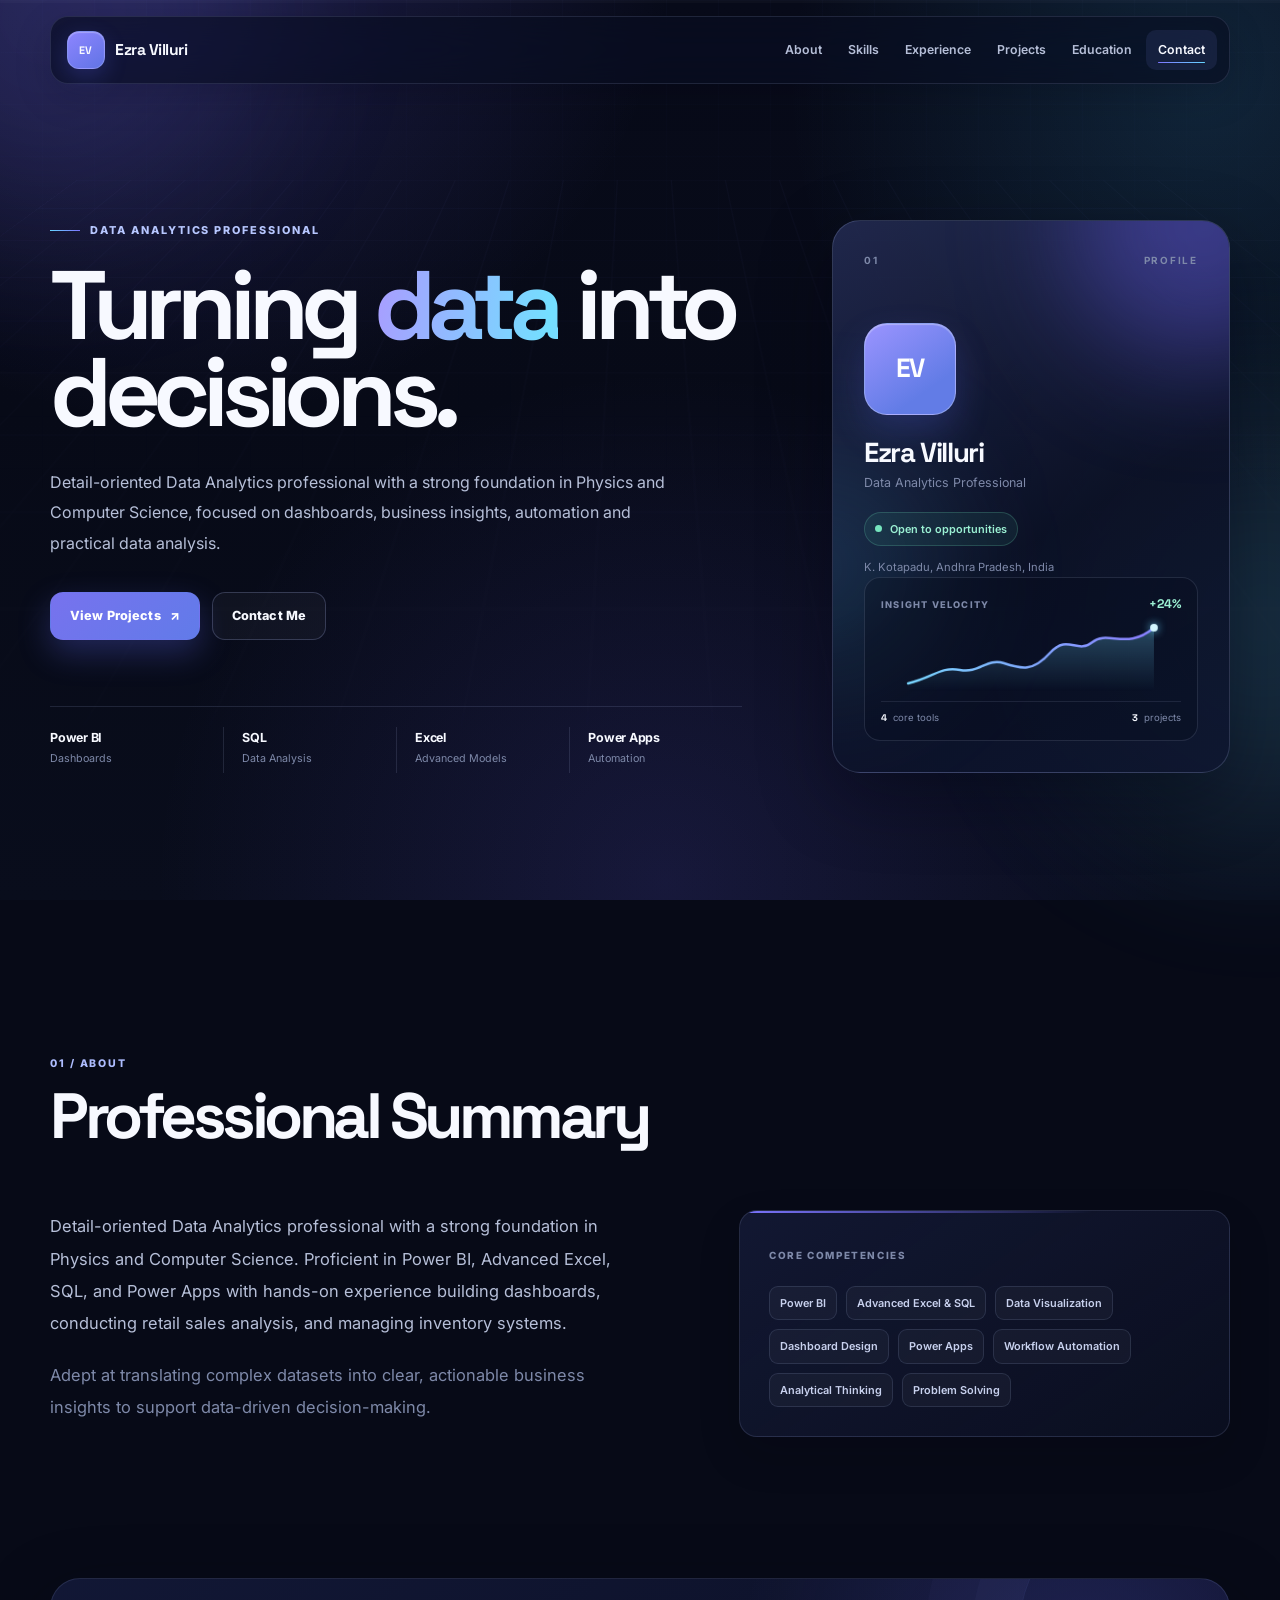
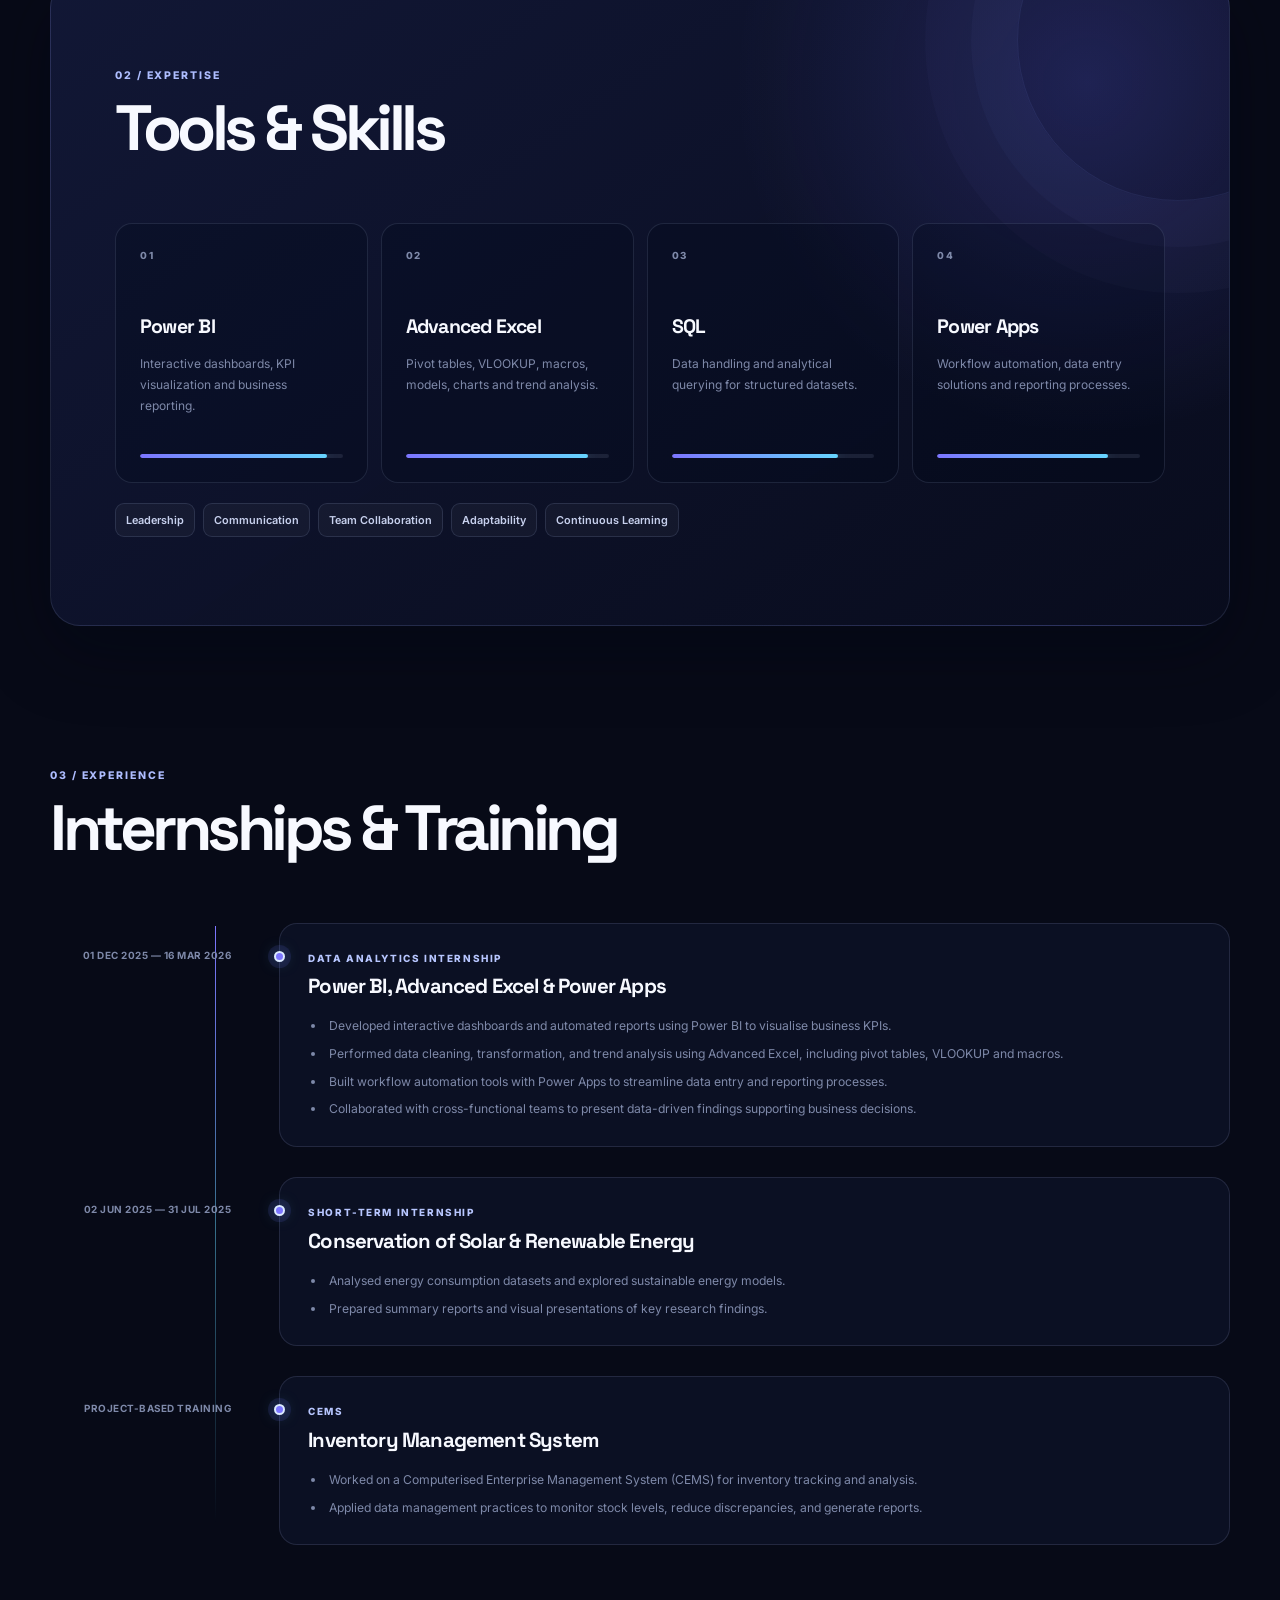
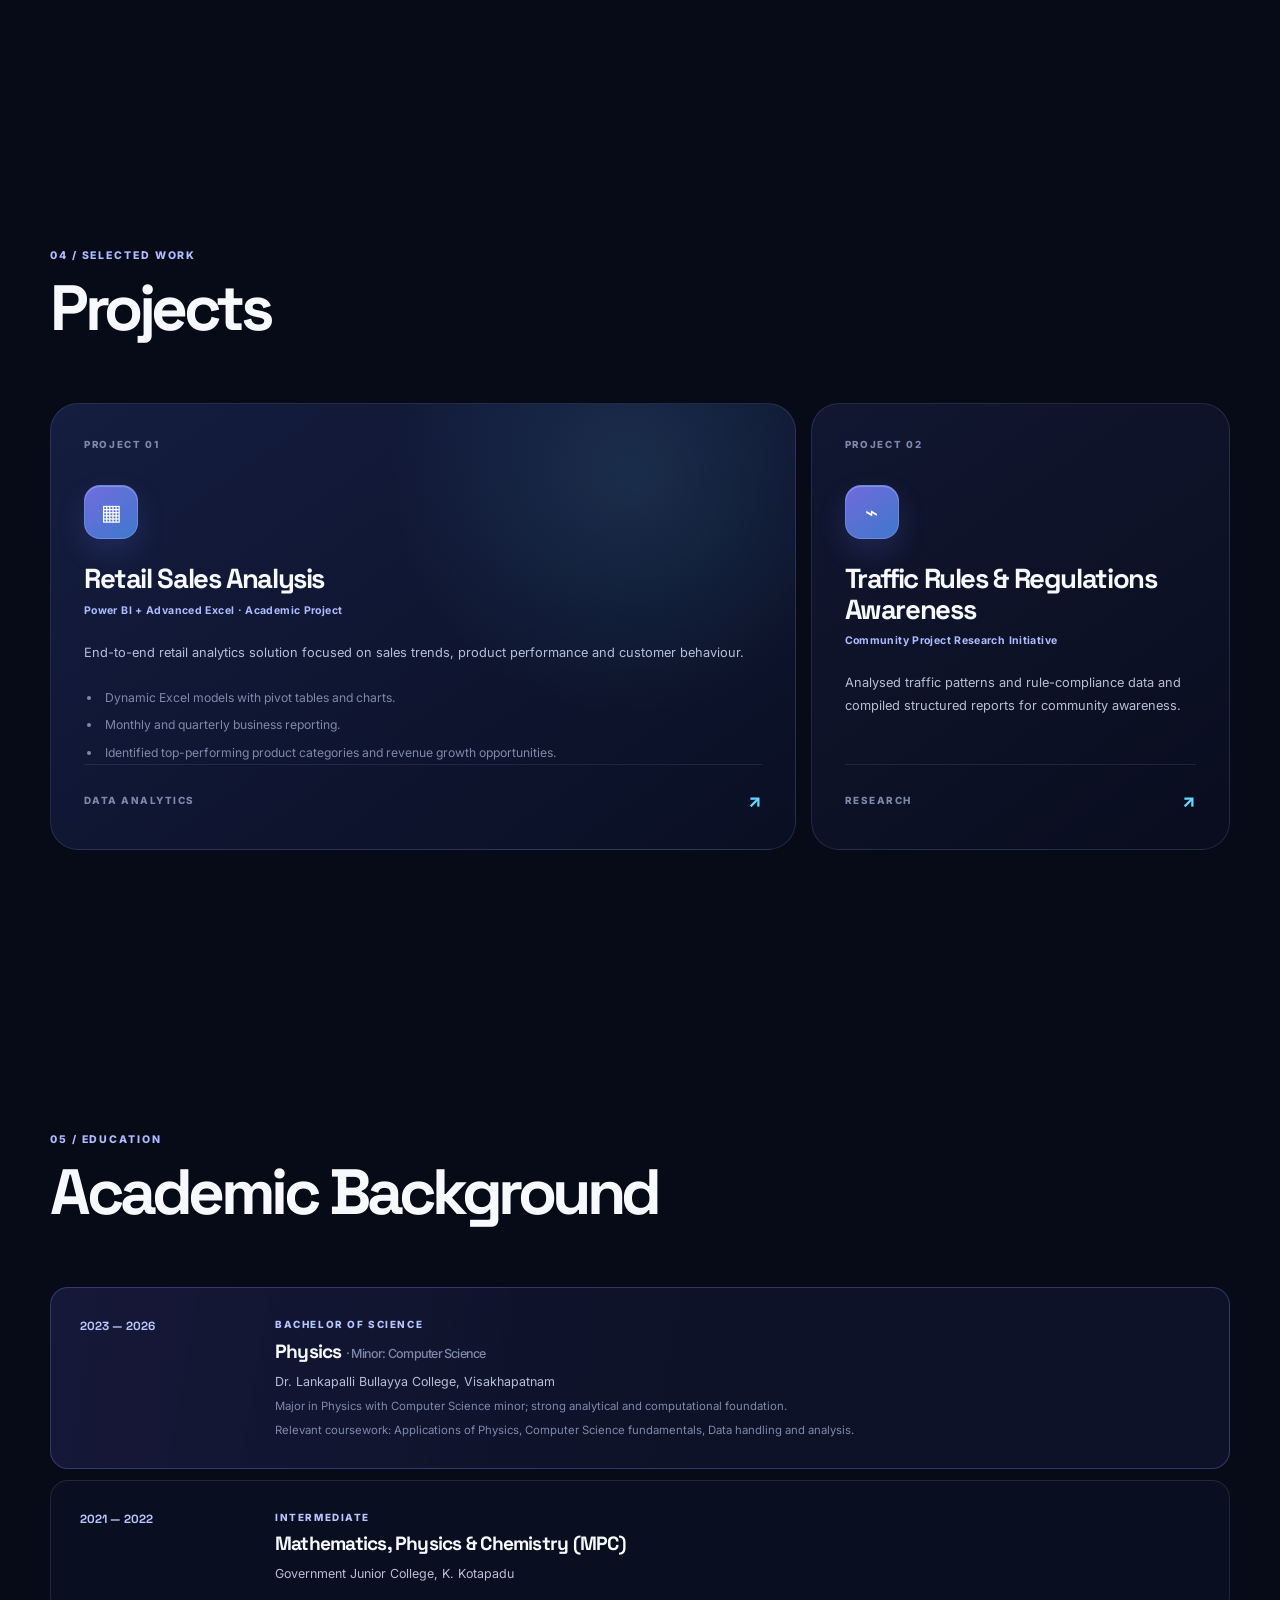
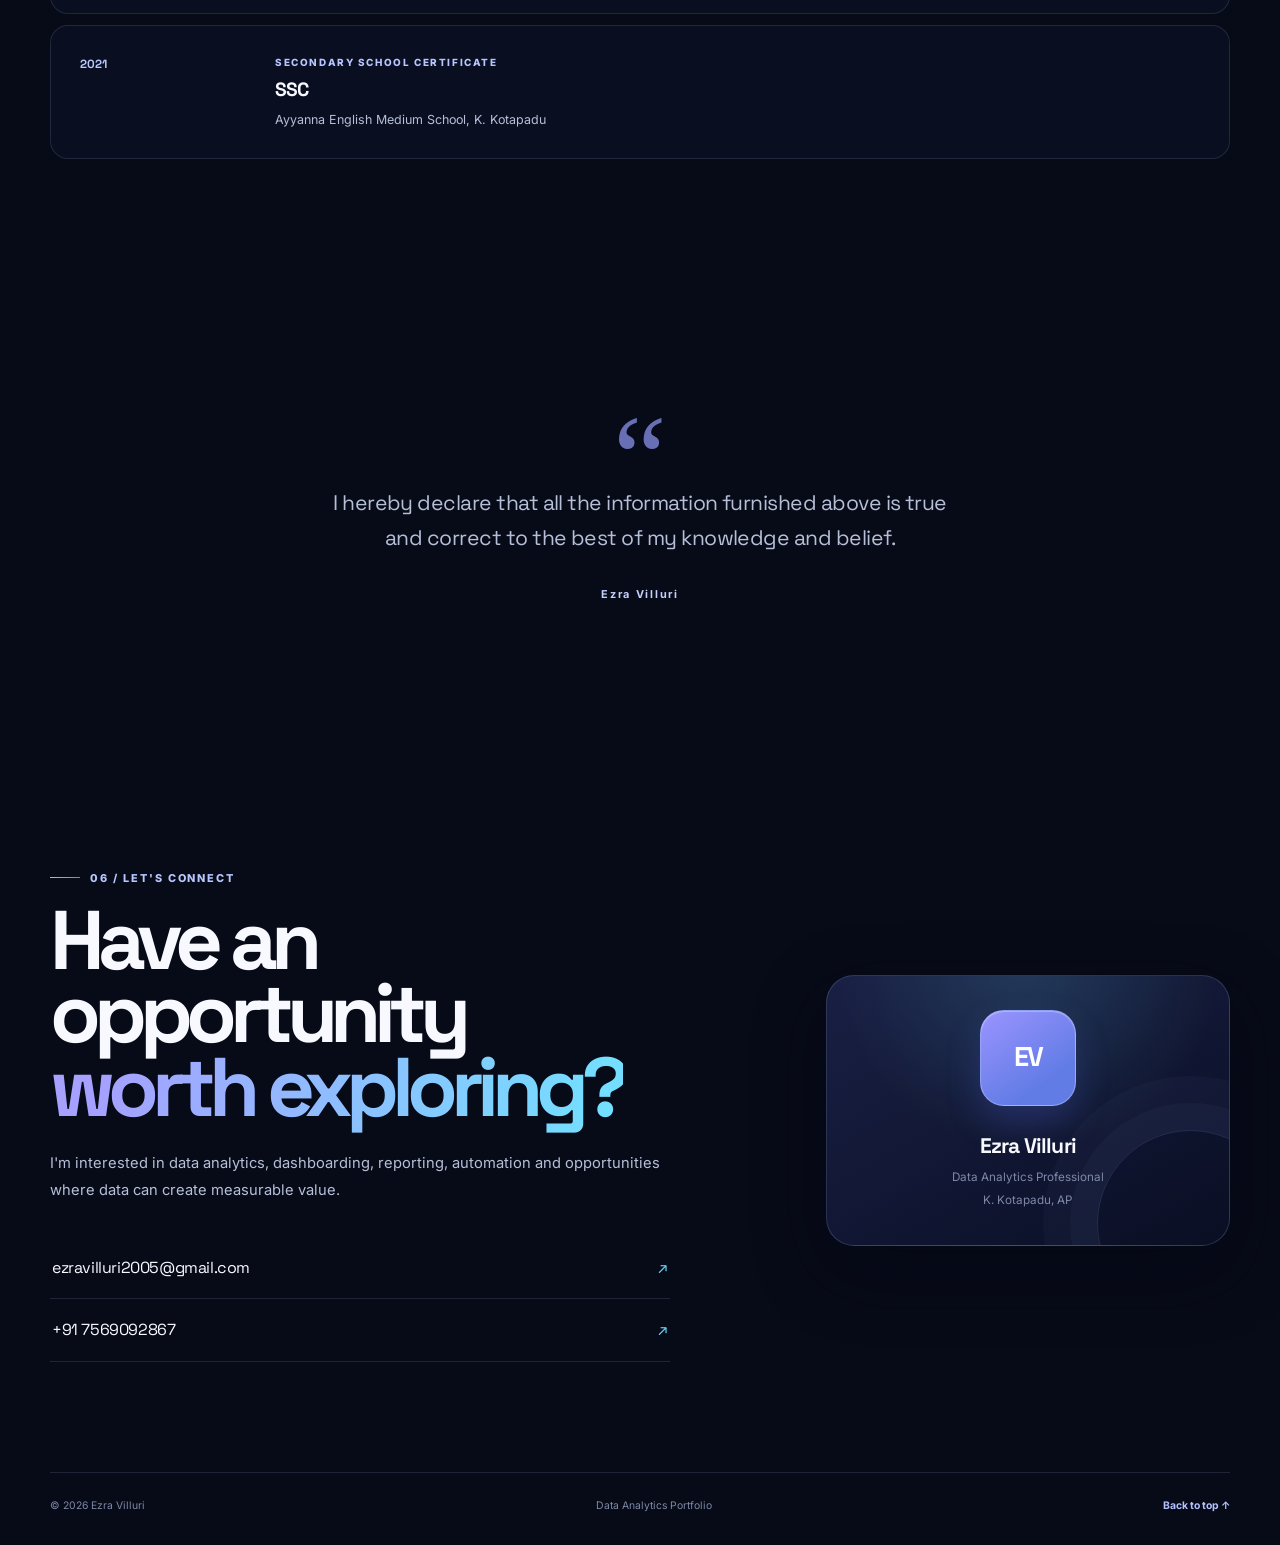
<file: OneDrive/Desktop/resume/index.html>
<!DOCTYPE html>
<html lang="en">
<head>
  <meta charset="UTF-8">
  <meta name="viewport" content="width=device-width, initial-scale=1.0">
  <meta name="description" content="Ezra Villuri — Data Analytics Professional Portfolio">
  <title>Ezra Villuri | Data Analytics Portfolio</title>
  <link rel="preconnect" href="https://fonts.googleapis.com">
  <link rel="preconnect" href="https://fonts.gstatic.com" crossorigin>
  <link href="https://fonts.googleapis.com/css2?family=Inter:wght@400;500;600;700;800&family=Space+Grotesk:wght@500;600;700&display=swap" rel="stylesheet">
  <link rel="stylesheet" href="style.css">
</head>
<body>
  <div class="scroll-progress" aria-hidden="true"><span></span></div>
  <div class="page-grid" aria-hidden="true"></div>
  <div class="page-glow glow-one"></div>
  <div class="page-glow glow-two"></div>

  <header class="navbar">
    <a class="brand" href="#home"><span>EV</span> Ezra Villuri</a>
    <button class="menu-toggle" aria-label="Toggle navigation" aria-controls="primary-navigation" aria-expanded="false">
      <span></span><span></span><span></span>
    </button>
    <nav id="primary-navigation" class="nav-links" aria-label="Primary navigation">
      <a href="#about">About</a>
      <a href="#skills">Skills</a>
      <a href="#experience">Experience</a>
      <a href="#projects">Projects</a>
      <a href="#education">Education</a>
      <a href="#contact">Contact</a>
    </nav>
  </header>

  <main id="home">
    <section class="hero section">
      <div class="hero-content">
        <p class="eyebrow">DATA ANALYTICS PROFESSIONAL</p>
        <h1>Turning <span>data</span> into decisions.</h1>
        <p class="hero-text">
          Detail-oriented Data Analytics professional with a strong foundation in Physics
          and Computer Science, focused on dashboards, business insights, automation and
          practical data analysis.
        </p>
        <div class="hero-actions">
          <a class="btn btn-primary" href="#projects">View Projects <span>↗</span></a>
          <a class="btn btn-secondary" href="#contact">Contact Me</a>
        </div>
        <div class="quick-stats">
          <div><strong>Power BI</strong><span>Dashboards</span></div>
          <div><strong>SQL</strong><span>Data Analysis</span></div>
          <div><strong>Excel</strong><span>Advanced Models</span></div>
          <div><strong>Power Apps</strong><span>Automation</span></div>
        </div>
      </div>

      <div class="hero-card">
        <div class="card-top"><span>01</span><span>PROFILE</span></div>
        <div class="avatar">EV</div>
        <h2>Ezra Villuri</h2>
        <p>Data Analytics Professional</p>
        <div class="availability"><i></i> Open to opportunities</div>
        <div class="location">K. Kotapadu, Andhra Pradesh, India</div>
        <div class="mini-dashboard" aria-hidden="true">
          <div class="dashboard-heading"><span>INSIGHT VELOCITY</span><strong>+24%</strong></div>
          <svg viewBox="0 0 260 76" role="presentation" focusable="false">
            <defs>
              <linearGradient id="chart-stroke" x1="0" x2="1" y1="0" y2="0">
                <stop offset="0%" stop-color="#79d7ff"></stop>
                <stop offset="100%" stop-color="#8b7dff"></stop>
              </linearGradient>
              <linearGradient id="chart-fill" x1="0" x2="0" y1="0" y2="1">
                <stop offset="0%" stop-color="#75d8ff" stop-opacity=".28"></stop>
                <stop offset="100%" stop-color="#75d8ff" stop-opacity="0"></stop>
              </linearGradient>
            </defs>
            <path class="chart-area" d="M2 66 C28 60 36 48 56 52 S84 39 102 45 S132 54 150 34 S178 36 194 23 S230 32 258 8 L258 74 L2 74 Z"></path>
            <path class="chart-line" d="M2 66 C28 60 36 48 56 52 S84 39 102 45 S132 54 150 34 S178 36 194 23 S230 32 258 8"></path>
            <circle class="chart-dot" cx="258" cy="8" r="4"></circle>
          </svg>
          <div class="dashboard-metrics"><span><b>4</b> core tools</span><span><b>3</b> projects</span></div>
        </div>
      </div>
    </section>

    <section id="about" class="section">
      <div class="section-heading">
        <span>01 / ABOUT</span>
        <h2>Professional Summary</h2>
      </div>
      <div class="about-grid">
        <div class="about-copy">
          <p>
            Detail-oriented Data Analytics professional with a strong foundation in Physics
            and Computer Science. Proficient in Power BI, Advanced Excel, SQL, and Power Apps
            with hands-on experience building dashboards, conducting retail sales analysis,
            and managing inventory systems.
          </p>
          <p>
            Adept at translating complex datasets into clear, actionable business insights
            to support data-driven decision-making.
          </p>
        </div>
        <div class="competency-box">
          <span class="mini-label">CORE COMPETENCIES</span>
          <div class="tag-list">
            <span>Power BI</span>
            <span>Advanced Excel & SQL</span>
            <span>Data Visualization</span>
            <span>Dashboard Design</span>
            <span>Power Apps</span>
            <span>Workflow Automation</span>
            <span>Analytical Thinking</span>
            <span>Problem Solving</span>
          </div>
        </div>
      </div>
    </section>

    <section id="skills" class="section dark-section">
      <div class="section-heading light">
        <span>02 / EXPERTISE</span>
        <h2>Tools & Skills</h2>
      </div>
      <div class="skills-grid">
        <article class="skill-card">
          <div class="skill-number">01</div>
          <h3>Power BI</h3>
          <p>Interactive dashboards, KPI visualization and business reporting.</p>
          <div class="meter"><span style="--fill:92%"></span></div>
        </article>
        <article class="skill-card">
          <div class="skill-number">02</div>
          <h3>Advanced Excel</h3>
          <p>Pivot tables, VLOOKUP, macros, models, charts and trend analysis.</p>
          <div class="meter"><span style="--fill:90%"></span></div>
        </article>
        <article class="skill-card">
          <div class="skill-number">03</div>
          <h3>SQL</h3>
          <p>Data handling and analytical querying for structured datasets.</p>
          <div class="meter"><span style="--fill:82%"></span></div>
        </article>
        <article class="skill-card">
          <div class="skill-number">04</div>
          <h3>Power Apps</h3>
          <p>Workflow automation, data entry solutions and reporting processes.</p>
          <div class="meter"><span style="--fill:84%"></span></div>
        </article>
      </div>
      <div class="soft-skills">
        <span>Leadership</span><span>Communication</span><span>Team Collaboration</span>
        <span>Adaptability</span><span>Continuous Learning</span>
      </div>
    </section>

    <section id="experience" class="section">
      <div class="section-heading">
        <span>03 / EXPERIENCE</span>
        <h2>Internships & Training</h2>
      </div>
      <div class="timeline">
        <article class="timeline-item">
          <div class="timeline-date">01 DEC 2025 — 16 MAR 2026</div>
          <div class="timeline-dot"></div>
          <div class="timeline-content">
            <p class="type">DATA ANALYTICS INTERNSHIP</p>
            <h3>Power BI, Advanced Excel & Power Apps</h3>
            <ul>
              <li>Developed interactive dashboards and automated reports using Power BI to visualise business KPIs.</li>
              <li>Performed data cleaning, transformation, and trend analysis using Advanced Excel, including pivot tables, VLOOKUP and macros.</li>
              <li>Built workflow automation tools with Power Apps to streamline data entry and reporting processes.</li>
              <li>Collaborated with cross-functional teams to present data-driven findings supporting business decisions.</li>
            </ul>
          </div>
        </article>

        <article class="timeline-item">
          <div class="timeline-date">02 JUN 2025 — 31 JUL 2025</div>
          <div class="timeline-dot"></div>
          <div class="timeline-content">
            <p class="type">SHORT-TERM INTERNSHIP</p>
            <h3>Conservation of Solar & Renewable Energy</h3>
            <ul>
              <li>Analysed energy consumption datasets and explored sustainable energy models.</li>
              <li>Prepared summary reports and visual presentations of key research findings.</li>
            </ul>
          </div>
        </article>

        <article class="timeline-item">
          <div class="timeline-date">PROJECT-BASED TRAINING</div>
          <div class="timeline-dot"></div>
          <div class="timeline-content">
            <p class="type">CEMS</p>
            <h3>Inventory Management System</h3>
            <ul>
              <li>Worked on a Computerised Enterprise Management System (CEMS) for inventory tracking and analysis.</li>
              <li>Applied data management practices to monitor stock levels, reduce discrepancies, and generate reports.</li>
            </ul>
          </div>
        </article>
      </div>
    </section>

    <section id="projects" class="section projects-section">
      <div class="section-heading">
        <span>04 / SELECTED WORK</span>
        <h2>Projects</h2>
      </div>
      <div class="projects-grid">
        <article class="project-card featured">
          <div class="project-index">PROJECT 01</div>
          <div class="project-icon">▦</div>
          <h3>Retail Sales Analysis</h3>
          <p class="project-stack">Power BI + Advanced Excel · Academic Project</p>
          <p>End-to-end retail analytics solution focused on sales trends, product performance and customer behaviour.</p>
          <ul>
            <li>Dynamic Excel models with pivot tables and charts.</li>
            <li>Monthly and quarterly business reporting.</li>
            <li>Identified top-performing product categories and revenue growth opportunities.</li>
          </ul>
          <div class="project-footer"><span>DATA ANALYTICS</span><span>↗</span></div>
        </article>

        <article class="project-card">
          <div class="project-index">PROJECT 02</div>
          <div class="project-icon">⌁</div>
          <h3>Traffic Rules & Regulations Awareness</h3>
          <p class="project-stack">Community Project Research Initiative</p>
          <p>Analysed traffic patterns and rule-compliance data and compiled structured reports for community awareness.</p>
          <div class="project-footer"><span>RESEARCH</span><span>↗</span></div>
        </article>
      </div>
    </section>

    <section id="education" class="section">
      <div class="section-heading">
        <span>05 / EDUCATION</span>
        <h2>Academic Background</h2>
      </div>
      <div class="education-list">
        <article class="education-card current">
          <div class="edu-year">2023 — 2026</div>
          <div>
            <p class="type">BACHELOR OF SCIENCE</p>
            <h3>Physics <small>· Minor: Computer Science</small></h3>
            <p>Dr. Lankapalli Bullayya College, Visakhapatnam</p>
            <span>Major in Physics with Computer Science minor; strong analytical and computational foundation.</span>
            <span>Relevant coursework: Applications of Physics, Computer Science fundamentals, Data handling and analysis.</span>
          </div>
        </article>
        <article class="education-card">
          <div class="edu-year">2021 — 2022</div>
          <div>
            <p class="type">INTERMEDIATE</p>
            <h3>Mathematics, Physics & Chemistry (MPC)</h3>
            <p>Government Junior College, K. Kotapadu</p>
          </div>
        </article>
        <article class="education-card">
          <div class="edu-year">2021</div>
          <div>
            <p class="type">SECONDARY SCHOOL CERTIFICATE</p>
            <h3>SSC</h3>
            <p>Ayyanna English Medium School, K. Kotapadu</p>
          </div>
        </article>
      </div>
    </section>

    <section class="section declaration-section">
      <div class="quote-mark">“</div>
      <p class="declaration">
        I hereby declare that all the information furnished above is true and correct
        to the best of my knowledge and belief.
      </p>
      <strong>Ezra Villuri</strong>
    </section>

    <section id="contact" class="section contact-section">
      <div class="contact-content">
        <p class="eyebrow">06 / LET'S CONNECT</p>
        <h2>Have an opportunity<br><span>worth exploring?</span></h2>
        <p>I'm interested in data analytics, dashboarding, reporting, automation and opportunities where data can create measurable value.</p>
        <div class="contact-actions">
          <a class="contact-link" href="mailto:ezravilluri2005@gmail.com">ezravilluri2005@gmail.com <span>↗</span></a>
          <a class="contact-link" href="tel:+917569092867">+91 7569092867 <span>↗</span></a>
        </div>
      </div>
      <div class="contact-card">
        <div class="avatar large">EV</div>
        <h3>Ezra Villuri</h3>
        <p>Data Analytics Professional</p>
        <p>K. Kotapadu, AP</p>
      </div>
    </section>
  </main>

  <footer>
    <span>© <span id="year"></span> Ezra Villuri</span>
    <span>Data Analytics Portfolio</span>
    <a href="#home">Back to top ↑</a>
  </footer>

  <script src="script.js"></script>
</body>
</html>
</file>
<file: OneDrive/Desktop/resume/style.css>
/* =========================================================
   EZRA VILLURI — DATA ANALYTICS PORTFOLIO
   A focused midnight / indigo interface with motion used to
   guide attention, not compete with the content.
   ========================================================= */

:root {
  --ink: #070a17;
  --surface: rgba(17, 23, 48, 0.72);
  --white: #f7f9ff;
  --text: #edf1ff;
  --text-soft: #b6bfd8;
  --text-muted: #7e89a9;
  --line: rgba(174, 190, 237, 0.14);
  --indigo: #7c75ff;
  --cyan: #66d5ff;
  --mint: #76e5be;
  --shadow: 0 24px 70px rgba(1, 4, 18, 0.38);
  --shadow-lift: 0 26px 62px rgba(1, 4, 18, 0.48);
  --radius-lg: 28px;
  --radius-md: 18px;
  --ease-out: cubic-bezier(0.16, 1, 0.3, 1);
  --content-width: 1180px;
}

* {
  box-sizing: border-box;
  margin: 0;
}

html {
  scroll-behavior: smooth;
  background: var(--ink);
}

body {
  min-width: 320px;
  min-height: 100vh;
  overflow-x: hidden;
  position: relative;
  isolation: isolate;
  background: var(--ink);
  color: var(--text);
  font-family: "Inter", "Segoe UI", Arial, sans-serif;
  font-size: 16px;
  line-height: 1.7;
}

body::before,
body::after {
  content: "";
  position: fixed;
  pointer-events: none;
  inset: 0;
  z-index: -3;
}

body::before {
  background:
    radial-gradient(circle at 14% -8%, rgba(115, 106, 255, 0.22), transparent 31rem),
    radial-gradient(circle at 94% 10%, rgba(70, 196, 255, 0.14), transparent 26rem),
    radial-gradient(circle at 52% 98%, rgba(109, 94, 247, 0.14), transparent 32rem),
    linear-gradient(180deg, #080b1a 0%, #070a17 46%, #090d1c 100%);
}

body::after {
  z-index: -2;
  opacity: 0.48;
  background-image:
    linear-gradient(rgba(122, 141, 207, 0.055) 1px, transparent 1px),
    linear-gradient(90deg, rgba(122, 141, 207, 0.055) 1px, transparent 1px);
  background-position: center top;
  background-size: 52px 52px;
  mask-image: linear-gradient(to bottom, black, transparent 66%);
  -webkit-mask-image: linear-gradient(to bottom, black, transparent 66%);
}

::selection {
  background: rgba(111, 111, 255, 0.72);
  color: white;
}

::-webkit-scrollbar { width: 10px; }
::-webkit-scrollbar-track { background: var(--ink); }
::-webkit-scrollbar-thumb {
  border: 3px solid var(--ink);
  border-radius: 99px;
  background: linear-gradient(var(--indigo), var(--cyan));
}

.scroll-progress {
  position: fixed;
  top: 0;
  right: 0;
  left: 0;
  z-index: 100;
  height: 3px;
  background: rgba(255, 255, 255, 0.025);
}

.scroll-progress span {
  display: block;
  width: 100%;
  height: 100%;
  transform: scaleX(0);
  transform-origin: left;
  background: linear-gradient(90deg, var(--indigo), var(--cyan));
  box-shadow: 0 0 16px rgba(102, 213, 255, 0.65);
}

.page-grid {
  position: fixed;
  z-index: -1;
  top: 20%;
  left: 50%;
  width: min(88vw, 1240px);
  height: 580px;
  transform: translateX(-50%) perspective(740px) rotateX(61deg);
  transform-origin: top;
  pointer-events: none;
  opacity: 0.16;
  background-image:
    linear-gradient(rgba(121, 122, 255, 0.28) 1px, transparent 1px),
    linear-gradient(90deg, rgba(121, 122, 255, 0.28) 1px, transparent 1px);
  background-size: 54px 54px;
  mask-image: linear-gradient(to bottom, rgba(0, 0, 0, 0.7), transparent 84%);
  -webkit-mask-image: linear-gradient(to bottom, rgba(0, 0, 0, 0.7), transparent 84%);
}

.page-glow {
  position: fixed;
  z-index: -1;
  width: 26rem;
  height: 26rem;
  border-radius: 999px;
  filter: blur(90px);
  opacity: 0.16;
  pointer-events: none;
  animation: drift 16s ease-in-out infinite alternate;
}

.glow-one { top: -12rem; left: -10rem; background: var(--indigo); }
.glow-two { right: -12rem; bottom: 8%; background: var(--cyan); animation-delay: -7s; }

@keyframes drift {
  from { transform: translate3d(-12px, 0, 0) scale(0.96); }
  to { transform: translate3d(36px, 32px, 0) scale(1.08); }
}

.navbar {
  position: sticky;
  top: 16px;
  z-index: 20;
  display: flex;
  align-items: center;
  justify-content: space-between;
  width: min(var(--content-width), calc(100% - 40px));
  min-height: 68px;
  margin: 16px auto 0;
  padding: 10px 12px 10px 16px;
  border: 1px solid rgba(190, 202, 255, 0.13);
  border-radius: 18px;
  background: rgba(10, 14, 31, 0.68);
  box-shadow: 0 12px 36px rgba(2, 5, 19, 0.18);
  backdrop-filter: blur(18px) saturate(135%);
  -webkit-backdrop-filter: blur(18px) saturate(135%);
  transition: border-color 260ms ease, background 260ms ease, box-shadow 260ms ease;
}

.navbar.scrolled {
  border-color: rgba(130, 145, 235, 0.3);
  background: rgba(10, 14, 31, 0.88);
  box-shadow: 0 18px 44px rgba(2, 5, 19, 0.4);
}

.brand {
  display: inline-flex;
  align-items: center;
  gap: 10px;
  color: var(--white);
  font-family: "Space Grotesk", sans-serif;
  font-size: 0.98rem;
  font-weight: 700;
  letter-spacing: -0.03em;
  text-decoration: none;
}

.brand > span {
  display: grid;
  width: 38px;
  height: 38px;
  place-items: center;
  border: 1px solid rgba(204, 217, 255, 0.25);
  border-radius: 12px;
  background: linear-gradient(145deg, #8d85ff, #6174e5);
  box-shadow: inset 0 1px 1px rgba(255, 255, 255, 0.28), 0 8px 22px rgba(90, 103, 255, 0.23);
  font-size: 0.68rem;
  letter-spacing: 0.08em;
}

.nav-links {
  display: flex;
  align-items: center;
  gap: 2px;
}

.nav-links a {
  position: relative;
  display: inline-flex;
  align-items: center;
  min-height: 40px;
  padding: 0 12px;
  border-radius: 10px;
  color: var(--text-soft);
  font-size: 0.77rem;
  font-weight: 600;
  text-decoration: none;
  transition: color 180ms ease, background 180ms ease, transform 180ms var(--ease-out);
}

.nav-links a::after {
  position: absolute;
  right: 12px;
  bottom: 7px;
  left: 12px;
  height: 1px;
  transform: scaleX(0);
  transform-origin: left;
  border-radius: 99px;
  background: linear-gradient(90deg, var(--indigo), var(--cyan));
  content: "";
  transition: transform 220ms var(--ease-out);
}

.nav-links a:hover,
.nav-links a:focus-visible,
.nav-links a.active {
  color: var(--white);
  background: rgba(141, 145, 255, 0.1);
}

.nav-links a:hover { transform: translateY(-1px); }
.nav-links a.active::after,
.nav-links a:hover::after,
.nav-links a:focus-visible::after { transform: scaleX(1); }

.menu-toggle {
  display: none;
  width: 42px;
  height: 42px;
  padding: 0;
  border: 1px solid rgba(190, 202, 255, 0.16);
  border-radius: 12px;
  background: rgba(255, 255, 255, 0.04);
  cursor: pointer;
}

.menu-toggle span {
  display: block;
  width: 19px;
  height: 1.5px;
  margin: 4px auto;
  border-radius: 10px;
  background: var(--white);
  transition: transform 210ms var(--ease-out), opacity 160ms ease;
}

.menu-toggle[aria-expanded="true"] span:nth-child(1) { transform: translateY(5.5px) rotate(45deg); }
.menu-toggle[aria-expanded="true"] span:nth-child(2) { opacity: 0; }
.menu-toggle[aria-expanded="true"] span:nth-child(3) { transform: translateY(-5.5px) rotate(-45deg); }

.section {
  width: min(var(--content-width), calc(100% - 40px));
  margin-inline: auto;
  padding: clamp(5.5rem, 11vw, 9.5rem) 0;
}

section[id],
#home { scroll-margin-top: 108px; }

.hero {
  display: grid;
  grid-template-columns: minmax(0, 1.27fr) minmax(300px, 0.73fr);
  gap: clamp(2.7rem, 7vw, 7.5rem);
  align-items: center;
  min-height: min(810px, calc(100vh - 50px));
  padding-top: clamp(6rem, 10vw, 9rem);
}

.hero-content { max-width: 760px; }

.eyebrow {
  display: inline-flex;
  align-items: center;
  gap: 10px;
  color: #b7c7ff;
  font-size: 0.68rem;
  font-weight: 800;
  letter-spacing: 0.18em;
}

.eyebrow::before {
  width: 30px;
  height: 1px;
  background: linear-gradient(90deg, var(--cyan), var(--indigo));
  content: "";
}

.hero h1 {
  max-width: 800px;
  margin-top: 22px;
  color: var(--white);
  font-family: "Space Grotesk", sans-serif;
  font-size: clamp(3.8rem, 7.6vw, 7.65rem);
  font-weight: 700;
  letter-spacing: -0.075em;
  line-height: 0.9;
}

.hero h1 span,
.contact-content h2 span {
  background: linear-gradient(100deg, #a6a0ff 5%, #73dfff 54%, #b1adff 92%);
  background-clip: text;
  -webkit-background-clip: text;
  background-size: 180% auto;
  color: transparent;
  animation: gradient-shift 8s ease-in-out infinite;
}

@keyframes gradient-shift {
  0%, 100% { background-position: 0% 50%; }
  50% { background-position: 100% 50%; }
}

.hero-text {
  max-width: 620px;
  margin-top: 30px;
  color: var(--text-soft);
  font-size: 1rem;
  line-height: 1.9;
}

.hero-actions {
  display: flex;
  flex-wrap: wrap;
  gap: 12px;
  margin-top: 34px;
}

.btn {
  display: inline-flex;
  align-items: center;
  justify-content: center;
  gap: 9px;
  min-height: 48px;
  padding: 0 19px;
  border: 1px solid transparent;
  border-radius: 13px;
  font-size: 0.79rem;
  font-weight: 800;
  letter-spacing: 0.01em;
  text-decoration: none;
  transition: transform 220ms var(--ease-out), box-shadow 220ms ease, border-color 220ms ease, background 220ms ease;
}

.btn-primary {
  background: linear-gradient(135deg, #7772ee, #617be9);
  box-shadow: 0 13px 32px rgba(94, 104, 238, 0.3);
  color: white;
}

.btn-primary:hover {
  transform: translateY(-3px);
  box-shadow: 0 17px 39px rgba(94, 104, 238, 0.45);
}

.btn-primary span { transition: transform 220ms var(--ease-out); }
.btn-primary:hover span { transform: translate(3px, -3px); }

.btn-secondary {
  border-color: rgba(183, 197, 255, 0.22);
  background: rgba(255, 255, 255, 0.035);
  color: var(--white);
}

.btn-secondary:hover {
  transform: translateY(-3px);
  border-color: rgba(132, 156, 255, 0.5);
  background: rgba(130, 146, 255, 0.1);
}

.quick-stats {
  display: grid;
  grid-template-columns: repeat(4, minmax(0, 1fr));
  max-width: 720px;
  margin-top: 66px;
  padding-top: 20px;
  border-top: 1px solid var(--line);
}

.quick-stats div {
  display: flex;
  min-height: 46px;
  flex-direction: column;
  gap: 2px;
  padding: 0 18px;
  transition: transform 220ms var(--ease-out);
}

.quick-stats div:first-child { padding-left: 0; }
.quick-stats div + div { border-left: 1px solid var(--line); }
.quick-stats div:hover { transform: translateY(-3px); }
.quick-stats strong { color: var(--white); font-size: 0.78rem; letter-spacing: -0.02em; }
.quick-stats span { color: var(--text-muted); font-size: 0.67rem; }

.hero-card {
  --tilt-x: 0deg;
  --tilt-y: 0deg;
  --card-lift: 0px;
  position: relative;
  display: flex;
  min-height: 548px;
  flex-direction: column;
  align-self: end;
  overflow: hidden;
  padding: 31px;
  border: 1px solid rgba(189, 204, 255, 0.18);
  border-radius: var(--radius-lg);
  background: linear-gradient(150deg, rgba(35, 43, 82, 0.88), rgba(12, 17, 38, 0.86) 56%, rgba(14, 22, 48, 0.88));
  box-shadow: var(--shadow);
  transform: translate3d(0, var(--card-lift), 0) rotateX(var(--tilt-x)) rotateY(var(--tilt-y));
  transform-style: preserve-3d;
  transition: transform 300ms var(--ease-out), border-color 260ms ease, box-shadow 260ms ease;
  will-change: transform;
}

.hero-card::before,
.hero-card::after {
  position: absolute;
  border-radius: 50%;
  content: "";
  pointer-events: none;
}

.hero-card::before {
  top: -130px;
  right: -110px;
  width: 270px;
  height: 270px;
  background: rgba(112, 104, 255, 0.4);
  filter: blur(58px);
}

.hero-card::after {
  top: 43%;
  left: -120px;
  width: 220px;
  height: 220px;
  background: rgba(83, 206, 255, 0.16);
  filter: blur(68px);
}

.hero-card:hover {
  --card-lift: -7px;
  border-color: rgba(139, 159, 255, 0.42);
  box-shadow: var(--shadow-lift);
}

.card-top {
  position: relative;
  z-index: 1;
  display: flex;
  justify-content: space-between;
  color: var(--text-muted);
  font-size: 0.62rem;
  font-weight: 700;
  letter-spacing: 0.18em;
}

.avatar {
  position: relative;
  z-index: 1;
  display: grid;
  width: 92px;
  height: 92px;
  margin-top: 54px;
  margin-bottom: 22px;
  place-items: center;
  border: 1px solid rgba(220, 230, 255, 0.35);
  border-radius: 23px;
  background: linear-gradient(145deg, #9b94ff, #627ce6 72%);
  box-shadow: inset 0 1px 1px rgba(255, 255, 255, 0.3), 0 16px 35px rgba(87, 100, 235, 0.24);
  color: white;
  font-family: "Space Grotesk", sans-serif;
  font-size: 1.65rem;
  font-weight: 700;
  letter-spacing: -0.06em;
}

.hero-card h2 {
  position: relative;
  z-index: 1;
  color: var(--white);
  font-family: "Space Grotesk", sans-serif;
  font-size: 1.72rem;
  letter-spacing: -0.05em;
  line-height: 1.15;
}

.hero-card > p {
  position: relative;
  z-index: 1;
  margin-top: 3px;
  color: var(--text-muted);
  font-size: 0.78rem;
}

.availability {
  position: relative;
  z-index: 1;
  display: inline-flex;
  width: fit-content;
  align-items: center;
  gap: 8px;
  margin-top: 19px;
  padding: 7px 10px;
  border: 1px solid rgba(116, 229, 190, 0.2);
  border-radius: 99px;
  background: rgba(82, 208, 167, 0.08);
  color: #9bf0d3;
  font-size: 0.68rem;
  font-weight: 600;
}

.availability i {
  display: block;
  width: 7px;
  height: 7px;
  border-radius: 50%;
  background: var(--mint);
  box-shadow: 0 0 0 0 rgba(118, 229, 190, 0.46);
  animation: availability-pulse 2.2s ease-out infinite;
}

@keyframes availability-pulse {
  0% { box-shadow: 0 0 0 0 rgba(118, 229, 190, 0.52); }
  70% { box-shadow: 0 0 0 7px rgba(118, 229, 190, 0); }
  100% { box-shadow: 0 0 0 0 rgba(118, 229, 190, 0); }
}

.location {
  position: relative;
  z-index: 1;
  margin-top: 12px;
  color: var(--text-muted);
  font-size: 0.7rem;
}

.mini-dashboard {
  position: relative;
  z-index: 1;
  margin-top: auto;
  padding: 16px 16px 13px;
  border: 1px solid rgba(196, 211, 255, 0.13);
  border-radius: 16px;
  background: rgba(4, 8, 23, 0.28);
}

.dashboard-heading,
.dashboard-metrics {
  display: flex;
  align-items: center;
  justify-content: space-between;
}

.dashboard-heading {
  color: var(--text-muted);
  font-size: 0.58rem;
  font-weight: 800;
  letter-spacing: 0.13em;
}

.dashboard-heading strong {
  color: #9cf1d4;
  font-family: "Space Grotesk", sans-serif;
  font-size: 0.78rem;
  letter-spacing: 0;
}

.mini-dashboard svg {
  display: block;
  width: 100%;
  height: 73px;
  margin: 5px 0 8px;
  overflow: visible;
}

.chart-area { fill: url(#chart-fill); }
.chart-line {
  fill: none;
  stroke: url(#chart-stroke);
  stroke-linecap: round;
  stroke-width: 2.5;
}

.chart-dot {
  fill: #d4f7ff;
  filter: drop-shadow(0 0 5px rgba(102, 213, 255, 0.95));
}

.motion-ready .chart-line {
  stroke-dasharray: 340;
  stroke-dashoffset: 340;
}

.motion-ready .hero-card.revealed .chart-line { animation: draw-chart 1150ms 260ms var(--ease-out) forwards; }
.motion-ready .hero-card.revealed .chart-area { animation: chart-fade 800ms 580ms ease forwards; opacity: 0; }
.motion-ready .hero-card.revealed .chart-dot { animation: dot-pop 350ms 1s var(--ease-out) both; transform-origin: center; }

@keyframes draw-chart { to { stroke-dashoffset: 0; } }
@keyframes chart-fade { to { opacity: 1; } }
@keyframes dot-pop {
  from { opacity: 0; transform: scale(0); }
  to { opacity: 1; transform: scale(1); }
}

.dashboard-metrics {
  padding-top: 8px;
  border-top: 1px solid rgba(201, 211, 255, 0.1);
  color: var(--text-muted);
  font-size: 0.6rem;
}

.dashboard-metrics b {
  margin-right: 3px;
  color: var(--white);
  font-family: "Space Grotesk", sans-serif;
}

.section-heading {
  max-width: 760px;
  margin-bottom: clamp(2.2rem, 5vw, 4.25rem);
}

.section-heading > span {
  display: block;
  color: #aebdff;
  font-size: 0.66rem;
  font-weight: 800;
  letter-spacing: 0.18em;
}

.section-heading h2 {
  margin-top: 13px;
  color: var(--white);
  font-family: "Space Grotesk", sans-serif;
  font-size: clamp(2.55rem, 5vw, 5rem);
  font-weight: 700;
  letter-spacing: -0.07em;
  line-height: 0.95;
}

.about-grid {
  display: grid;
  grid-template-columns: minmax(0, 1.1fr) minmax(300px, 0.9fr);
  gap: clamp(2.2rem, 7vw, 8rem);
  align-items: start;
}

.about-copy { max-width: 690px; }
.about-copy p { color: var(--text-soft); font-size: 1.03rem; line-height: 1.95; }
.about-copy p + p { margin-top: 20px; color: var(--text-muted); }

.competency-box {
  position: relative;
  overflow: hidden;
  padding: 29px;
  border: 1px solid var(--line);
  border-radius: var(--radius-md);
  background: linear-gradient(145deg, rgba(24, 31, 64, 0.66), rgba(15, 20, 42, 0.45));
  box-shadow: 0 18px 42px rgba(0, 3, 15, 0.16);
}

.competency-box::before {
  position: absolute;
  top: 0;
  left: 0;
  width: 100%;
  height: 2px;
  background: linear-gradient(90deg, var(--indigo), transparent 72%);
  content: "";
}

.mini-label {
  color: var(--text-muted);
  font-size: 0.62rem;
  font-weight: 800;
  letter-spacing: 0.16em;
}

.tag-list {
  display: flex;
  flex-wrap: wrap;
  gap: 9px;
  margin-top: 18px;
}

.tag-list span,
.soft-skills span {
  padding: 7px 10px;
  border: 1px solid rgba(188, 205, 255, 0.13);
  border-radius: 9px;
  background: rgba(255, 255, 255, 0.035);
  color: #c8d1ee;
  font-size: 0.68rem;
  font-weight: 600;
  transition: transform 180ms var(--ease-out), border-color 180ms ease, background 180ms ease, color 180ms ease;
}

.tag-list span:hover,
.soft-skills span:hover {
  transform: translateY(-2px);
  border-color: rgba(121, 149, 255, 0.45);
  background: rgba(110, 128, 255, 0.12);
  color: var(--white);
}

.dark-section {
  position: relative;
  overflow: hidden;
  padding: clamp(3.4rem, 7vw, 5.5rem) clamp(1.4rem, 5vw, 5rem);
  border: 1px solid rgba(181, 195, 255, 0.12);
  border-radius: 30px;
  background:
    radial-gradient(circle at 88% 16%, rgba(107, 103, 255, 0.2), transparent 22rem),
    linear-gradient(145deg, rgba(20, 27, 60, 0.82), rgba(9, 13, 31, 0.84));
  box-shadow: var(--shadow);
}

.dark-section::after {
  position: absolute;
  top: -100px;
  right: -110px;
  width: 320px;
  height: 320px;
  border: 1px solid rgba(150, 157, 255, 0.1);
  border-radius: 50%;
  box-shadow: 0 0 0 46px rgba(150, 157, 255, 0.03), 0 0 0 92px rgba(150, 157, 255, 0.025);
  content: "";
  pointer-events: none;
}

.dark-section > * { position: relative; z-index: 1; }

.skills-grid {
  display: grid;
  grid-template-columns: repeat(4, minmax(0, 1fr));
  gap: 13px;
}

.skill-card {
  position: relative;
  min-height: 260px;
  overflow: hidden;
  padding: 24px;
  border: 1px solid rgba(188, 204, 255, 0.12);
  border-radius: 17px;
  background: rgba(3, 7, 21, 0.24);
  transition: transform 240ms var(--ease-out), border-color 240ms ease, background 240ms ease, box-shadow 240ms ease;
}

.skill-card::before {
  position: absolute;
  top: 0;
  right: 20px;
  left: 20px;
  height: 1px;
  transform: scaleX(0);
  transform-origin: left;
  background: linear-gradient(90deg, var(--cyan), var(--indigo));
  content: "";
  transition: transform 280ms var(--ease-out);
}

.skill-card:hover {
  transform: translateY(-7px);
  border-color: rgba(137, 158, 255, 0.4);
  background: rgba(22, 31, 71, 0.54);
  box-shadow: 0 20px 38px rgba(1, 5, 22, 0.3);
}

.skill-card:hover::before { transform: scaleX(1); }
.skill-number,
.project-index { color: var(--text-muted); font-size: 0.61rem; font-weight: 800; letter-spacing: 0.17em; }

.skill-card h3 {
  margin-top: 46px;
  color: var(--white);
  font-family: "Space Grotesk", sans-serif;
  font-size: 1.22rem;
  letter-spacing: -0.04em;
}

.skill-card p { margin-top: 10px; color: var(--text-muted); font-size: 0.75rem; line-height: 1.75; }

.meter {
  position: absolute;
  right: 24px;
  bottom: 24px;
  left: 24px;
  height: 4px;
  overflow: hidden;
  border-radius: 99px;
  background: rgba(207, 217, 255, 0.1);
}

.meter span {
  display: block;
  width: var(--fill);
  height: 100%;
  border-radius: inherit;
  background: linear-gradient(90deg, var(--indigo), var(--cyan));
  box-shadow: 0 0 13px rgba(102, 213, 255, 0.34);
  transition: width 1100ms 100ms var(--ease-out);
}

.motion-ready .meter span { width: 0; }
.motion-ready .meter.is-filled span { width: var(--fill); }

.soft-skills {
  display: flex;
  flex-wrap: wrap;
  gap: 8px;
  margin-top: 20px;
}

.timeline {
  position: relative;
  margin-left: 14%;
  padding-left: clamp(2.2rem, 5vw, 5rem);
}

.timeline::before {
  position: absolute;
  top: 3px;
  bottom: 42px;
  left: 0;
  width: 1px;
  background: linear-gradient(to bottom, var(--indigo), rgba(102, 213, 255, 0.5), transparent);
  content: "";
}

.timeline-item { position: relative; padding-bottom: 20px; }
.timeline-item + .timeline-item { margin-top: 10px; }

.timeline-date {
  position: absolute;
  top: 25px;
  right: calc(100% + 3rem);
  width: 150px;
  color: var(--text-muted);
  font-size: 0.62rem;
  font-weight: 700;
  letter-spacing: 0.05em;
  line-height: 1.55;
  text-align: right;
}

.timeline-dot {
  position: absolute;
  z-index: 1;
  top: 28px;
  left: -5px;
  width: 11px;
  height: 11px;
  border: 2px solid #dceaff;
  border-radius: 50%;
  background: var(--indigo);
  box-shadow: 0 0 0 6px rgba(105, 113, 255, 0.12), 0 0 16px rgba(102, 213, 255, 0.34);
  transition: transform 220ms var(--ease-out), background 220ms ease, box-shadow 220ms ease;
}

.timeline-item:hover .timeline-dot {
  transform: scale(1.35);
  background: var(--cyan);
  box-shadow: 0 0 0 7px rgba(105, 113, 255, 0.13), 0 0 21px rgba(102, 213, 255, 0.62);
}

.timeline-content {
  padding: 26px 28px;
  border: 1px solid var(--line);
  border-radius: var(--radius-md);
  background: rgba(17, 23, 48, 0.48);
  transition: transform 240ms var(--ease-out), border-color 240ms ease, background 240ms ease, box-shadow 240ms ease;
}

.timeline-item:hover .timeline-content {
  transform: translateX(8px);
  border-color: rgba(132, 155, 255, 0.37);
  background: rgba(21, 30, 62, 0.66);
  box-shadow: 0 16px 42px rgba(0, 4, 18, 0.2);
}

.type { color: #b7c6ff; font-size: 0.62rem; font-weight: 800; letter-spacing: 0.16em; }

.timeline-content h3 {
  margin-top: 8px;
  color: var(--white);
  font-family: "Space Grotesk", sans-serif;
  font-size: 1.28rem;
  letter-spacing: -0.04em;
  line-height: 1.22;
}

.timeline-content ul,
.project-card ul {
  margin-top: 17px;
  padding-left: 18px;
  color: var(--text-muted);
}

.timeline-content li,
.project-card li {
  margin-top: 7px;
  padding-left: 3px;
  font-size: 0.76rem;
  line-height: 1.7;
}

.projects-section { position: relative; }

.projects-grid {
  display: grid;
  grid-template-columns: minmax(0, 1.28fr) minmax(285px, 0.72fr);
  gap: 15px;
}

.project-card {
  position: relative;
  display: flex;
  min-height: 425px;
  flex-direction: column;
  overflow: hidden;
  padding: 33px;
  border: 1px solid var(--line);
  border-radius: var(--radius-lg);
  background: linear-gradient(145deg, rgba(24, 31, 64, 0.65), rgba(11, 16, 35, 0.6));
  transition: transform 280ms var(--ease-out), border-color 280ms ease, box-shadow 280ms ease;
}

.project-card::before {
  position: absolute;
  top: -90px;
  right: -90px;
  width: 200px;
  height: 200px;
  border-radius: 50%;
  background: rgba(105, 101, 255, 0.22);
  content: "";
  filter: blur(45px);
  opacity: 0;
  transition: opacity 300ms ease;
}

.project-card.featured {
  background: radial-gradient(circle at 78% 16%, rgba(102, 213, 255, 0.12), transparent 15rem), linear-gradient(145deg, rgba(26, 35, 76, 0.78), rgba(11, 17, 40, 0.75));
}

.project-card:hover {
  transform: translateY(-8px);
  border-color: rgba(135, 158, 255, 0.45);
  box-shadow: var(--shadow-lift);
}

.project-card:hover::before { opacity: 1; }
.project-card > * { position: relative; z-index: 1; }

.project-icon {
  display: grid;
  width: 54px;
  height: 54px;
  margin: 32px 0 25px;
  place-items: center;
  border: 1px solid rgba(199, 215, 255, 0.21);
  border-radius: 16px;
  background: linear-gradient(145deg, rgba(131, 124, 255, 0.84), rgba(72, 138, 231, 0.85));
  box-shadow: inset 0 1px rgba(255, 255, 255, 0.24), 0 12px 28px rgba(89, 108, 237, 0.2);
  color: white;
  font-size: 1.4rem;
  transition: transform 260ms var(--ease-out);
}

.project-card:hover .project-icon { transform: rotate(-5deg) scale(1.06); }

.project-card h3 {
  max-width: 580px;
  color: var(--white);
  font-family: "Space Grotesk", sans-serif;
  font-size: clamp(1.42rem, 2.2vw, 1.72rem);
  letter-spacing: -0.05em;
  line-height: 1.1;
}

.project-stack {
  margin-top: 7px;
  color: #acbcff;
  font-size: 0.66rem;
  font-weight: 700;
  letter-spacing: 0.035em;
}

.project-card > p:not(.project-stack) {
  max-width: 660px;
  margin-top: 21px;
  color: var(--text-soft);
  font-size: 0.8rem;
  line-height: 1.82;
}

.project-footer {
  display: flex;
  align-items: center;
  justify-content: space-between;
  margin-top: auto;
  padding-top: 21px;
  border-top: 1px solid rgba(200, 212, 255, 0.1);
  color: var(--text-muted);
  font-size: 0.62rem;
  font-weight: 800;
  letter-spacing: 0.15em;
}

.project-footer span:last-child {
  color: var(--cyan);
  font-size: 1.1rem;
  letter-spacing: 0;
  transition: transform 220ms var(--ease-out);
}

.project-card:hover .project-footer span:last-child { transform: translate(3px, -3px); }

.education-list { display: grid; gap: 11px; }

.education-card {
  display: grid;
  grid-template-columns: 165px minmax(0, 1fr);
  gap: 30px;
  padding: 28px 29px;
  border: 1px solid var(--line);
  border-radius: var(--radius-md);
  background: rgba(15, 21, 44, 0.46);
  transition: transform 240ms var(--ease-out), border-color 240ms ease, background 240ms ease, box-shadow 240ms ease;
}

.education-card.current {
  border-color: rgba(126, 143, 255, 0.3);
  background: linear-gradient(100deg, rgba(89, 90, 205, 0.18), rgba(18, 25, 54, 0.55) 56%);
}

.education-card:hover {
  transform: translateX(8px);
  border-color: rgba(136, 157, 255, 0.45);
  background: rgba(25, 33, 69, 0.65);
  box-shadow: 0 16px 42px rgba(0, 4, 18, 0.2);
}

.edu-year {
  color: #bac7ff;
  font-family: "Space Grotesk", sans-serif;
  font-size: 0.74rem;
  font-weight: 700;
}

.education-card h3 {
  margin-top: 7px;
  color: var(--white);
  font-family: "Space Grotesk", sans-serif;
  font-size: 1.2rem;
  letter-spacing: -0.04em;
  line-height: 1.25;
}

.education-card h3 small {
  color: var(--text-muted);
  font-family: "Inter", sans-serif;
  font-size: 0.78rem;
  font-weight: 500;
}

.education-card p:not(.type) { margin-top: 7px; color: var(--text-soft); font-size: 0.78rem; }
.education-card > div:last-child > span { display: block; margin-top: 5px; color: var(--text-muted); font-size: 0.71rem; line-height: 1.65; }

.declaration-section {
  max-width: 800px;
  padding-top: clamp(4.5rem, 9vw, 7rem);
  padding-bottom: clamp(4.5rem, 9vw, 7rem);
  text-align: center;
}

.quote-mark {
  height: 50px;
  color: #99a0ff;
  font-family: Georgia, serif;
  font-size: 7.5rem;
  line-height: 0.78;
  opacity: 0.68;
}

.declaration {
  max-width: 650px;
  margin: 23px auto;
  color: var(--text-soft);
  font-family: "Space Grotesk", sans-serif;
  font-size: clamp(1.1rem, 2vw, 1.32rem);
  letter-spacing: -0.025em;
  line-height: 1.7;
}

.declaration-section strong { color: #c6d0ff; font-size: 0.68rem; letter-spacing: 0.16em; }

.contact-section {
  display: grid;
  grid-template-columns: minmax(0, 1.25fr) minmax(280px, 0.75fr);
  gap: clamp(2.7rem, 8vw, 8rem);
  align-items: center;
  padding-bottom: 110px;
}

.contact-content h2 {
  margin-top: 17px;
  color: var(--white);
  font-family: "Space Grotesk", sans-serif;
  font-size: clamp(3.2rem, 6.5vw, 6.5rem);
  letter-spacing: -0.085em;
  line-height: 0.88;
}

.contact-content > p:not(.eyebrow) {
  max-width: 650px;
  margin-top: 26px;
  color: var(--text-soft);
  font-size: 0.92rem;
  line-height: 1.85;
}

.contact-actions { display: grid; max-width: 620px; margin-top: 33px; }

.contact-link {
  display: flex;
  align-items: center;
  justify-content: space-between;
  gap: 20px;
  padding: 17px 2px;
  border-bottom: 1px solid var(--line);
  color: var(--white);
  font-family: "Space Grotesk", sans-serif;
  font-size: clamp(0.84rem, 1.5vw, 1rem);
  letter-spacing: -0.025em;
  text-decoration: none;
  transition: color 180ms ease, transform 220ms var(--ease-out), border-color 180ms ease;
}

.contact-link:hover {
  transform: translateX(7px);
  border-color: rgba(137, 159, 255, 0.52);
  color: #b8dfff;
}

.contact-link span { flex: 0 0 auto; color: var(--cyan); transition: transform 220ms var(--ease-out); }
.contact-link:hover span { transform: translate(3px, -3px); }

.contact-card {
  position: relative;
  overflow: hidden;
  padding: 34px;
  border: 1px solid rgba(178, 197, 255, 0.19);
  border-radius: var(--radius-lg);
  background: radial-gradient(circle at 50% -6%, rgba(102, 213, 255, 0.16), transparent 12rem), linear-gradient(150deg, rgba(31, 38, 81, 0.78), rgba(12, 18, 42, 0.7));
  box-shadow: var(--shadow);
  text-align: center;
  transition: transform 280ms var(--ease-out), border-color 240ms ease, box-shadow 240ms ease;
}

.contact-card::after {
  position: absolute;
  right: -55px;
  bottom: -72px;
  width: 185px;
  height: 185px;
  border: 1px solid rgba(158, 174, 255, 0.16);
  border-radius: 50%;
  box-shadow: 0 0 0 27px rgba(158, 174, 255, 0.04), 0 0 0 54px rgba(158, 174, 255, 0.03);
  content: "";
}

.contact-card:hover {
  transform: translateY(-7px);
  border-color: rgba(141, 164, 255, 0.42);
  box-shadow: var(--shadow-lift);
}

.avatar.large {
  width: 96px;
  height: 96px;
  margin: 0 auto 22px;
  border-radius: 24px;
  font-size: 1.7rem;
}

.contact-card h3,
.contact-card p,
.contact-card .avatar { position: relative; z-index: 1; }

.contact-card h3 {
  color: var(--white);
  font-family: "Space Grotesk", sans-serif;
  font-size: 1.32rem;
  letter-spacing: -0.04em;
}

.contact-card p { margin-top: 4px; color: var(--text-muted); font-size: 0.73rem; }

footer {
  display: flex;
  align-items: center;
  justify-content: space-between;
  width: min(var(--content-width), calc(100% - 40px));
  margin-inline: auto;
  padding: 24px 0 31px;
  border-top: 1px solid var(--line);
  color: var(--text-muted);
  font-size: 0.65rem;
}

footer a { color: #b2c1ff; font-weight: 700; text-decoration: none; transition: color 180ms ease; }
footer a:hover { color: var(--cyan); }

.reveal { transition: opacity 620ms var(--ease-out), transform 620ms var(--ease-out); }
.motion-ready .reveal:not(.revealed) { opacity: 0; transform: translate3d(0, 24px, 0); }
.motion-ready .reveal.reveal--fade:not(.revealed) { transform: none; }

a:focus-visible,
button:focus-visible {
  outline: 2px solid var(--cyan);
  outline-offset: 4px;
}

@media (max-width: 1040px) {
  .nav-links a { padding: 0 9px; }
  .hero { grid-template-columns: minmax(0, 1fr) minmax(270px, 0.68fr); gap: 2.5rem; }
  .hero h1 { font-size: clamp(3.7rem, 8.2vw, 6.6rem); }
  .skills-grid { grid-template-columns: repeat(2, minmax(0, 1fr)); }
  .timeline { margin-left: 19%; }
  .timeline-date { right: calc(100% + 2rem); width: 132px; }
}

@media (max-width: 820px) {
  .navbar { width: min(var(--content-width), calc(100% - 28px)); }
  .menu-toggle { display: block; }

  .nav-links {
    position: absolute;
    top: calc(100% + 10px);
    right: 0;
    left: 0;
    display: grid;
    grid-template-columns: repeat(2, minmax(0, 1fr));
    gap: 4px;
    visibility: hidden;
    padding: 10px;
    border: 1px solid rgba(190, 202, 255, 0.15);
    border-radius: 16px;
    background: rgba(9, 13, 30, 0.97);
    box-shadow: 0 20px 45px rgba(0, 3, 15, 0.35);
    opacity: 0;
    transform: translateY(-8px) scale(0.98);
    transform-origin: top right;
    transition: opacity 190ms ease, transform 190ms var(--ease-out), visibility 190ms ease;
    backdrop-filter: blur(20px);
    -webkit-backdrop-filter: blur(20px);
  }

  .nav-links.open { visibility: visible; opacity: 1; transform: none; }
  .nav-links a { justify-content: center; padding: 0 10px; }
  .hero { grid-template-columns: 1fr; min-height: auto; padding-top: 7.8rem; }
  .hero-card { width: min(100%, 530px); min-height: 485px; }
  .about-grid,
  .contact-section { grid-template-columns: 1fr; }
  .competency-box { max-width: 620px; }
  .projects-grid { grid-template-columns: 1fr; }
  .project-card { min-height: 360px; }
  .timeline { margin-left: 0; }
  .timeline-date { position: static; width: auto; margin: 0 0 10px; text-align: left; }
  .timeline-dot { top: 39px; }
}

@media (max-width: 580px) {
  .navbar { top: 9px; min-height: 62px; margin-top: 9px; padding: 9px 10px 9px 13px; }
  .brand { font-size: 0.88rem; }
  .brand > span { width: 35px; height: 35px; border-radius: 11px; }
  .section { width: min(var(--content-width), calc(100% - 30px)); padding: 5rem 0; }
  section[id],
  #home { scroll-margin-top: 84px; }
  .hero { gap: 3.2rem; padding-top: 6.7rem; }
  .hero h1 { font-size: clamp(3.3rem, 16vw, 5rem); letter-spacing: -0.085em; }
  .hero-text { margin-top: 22px; font-size: 0.91rem; }
  .hero-actions { display: grid; grid-template-columns: 1fr; }
  .quick-stats { grid-template-columns: repeat(2, minmax(0, 1fr)); gap: 18px 0; margin-top: 45px; }
  .quick-stats div:nth-child(3) { padding-left: 0; border-left: 0; }
  .hero-card { min-height: 498px; padding: 26px; border-radius: 23px; }
  .avatar { width: 82px; height: 82px; margin-top: 45px; border-radius: 21px; }
  .section-heading h2 { font-size: clamp(2.45rem, 12vw, 3.9rem); }
  .dark-section { padding: 2.4rem 1.2rem; border-radius: 22px; }
  .skills-grid { grid-template-columns: 1fr; }
  .skill-card { min-height: 225px; }
  .timeline { padding-left: 25px; }
  .timeline-content { padding: 22px 20px; }
  .timeline-dot { left: -5px; }
  .education-card { grid-template-columns: 1fr; gap: 9px; padding: 23px 21px; }
  .project-card { min-height: 0; padding: 25px; border-radius: 22px; }
  .project-icon { margin: 25px 0 21px; }
  .contact-section { gap: 3rem; }
  .contact-content h2 { font-size: clamp(3.05rem, 15vw, 4.4rem); }
  .contact-card { padding: 28px; border-radius: 22px; }
  footer { flex-direction: column; gap: 8px; padding-bottom: 24px; text-align: center; }
}

@media (prefers-reduced-motion: reduce) {
  html { scroll-behavior: auto; }
  *,
  *::before,
  *::after {
    animation-duration: 0.01ms !important;
    animation-iteration-count: 1 !important;
    scroll-behavior: auto !important;
    transition-duration: 0.01ms !important;
  }
  .motion-ready .reveal:not(.revealed) { opacity: 1; transform: none; }
}
</file>
